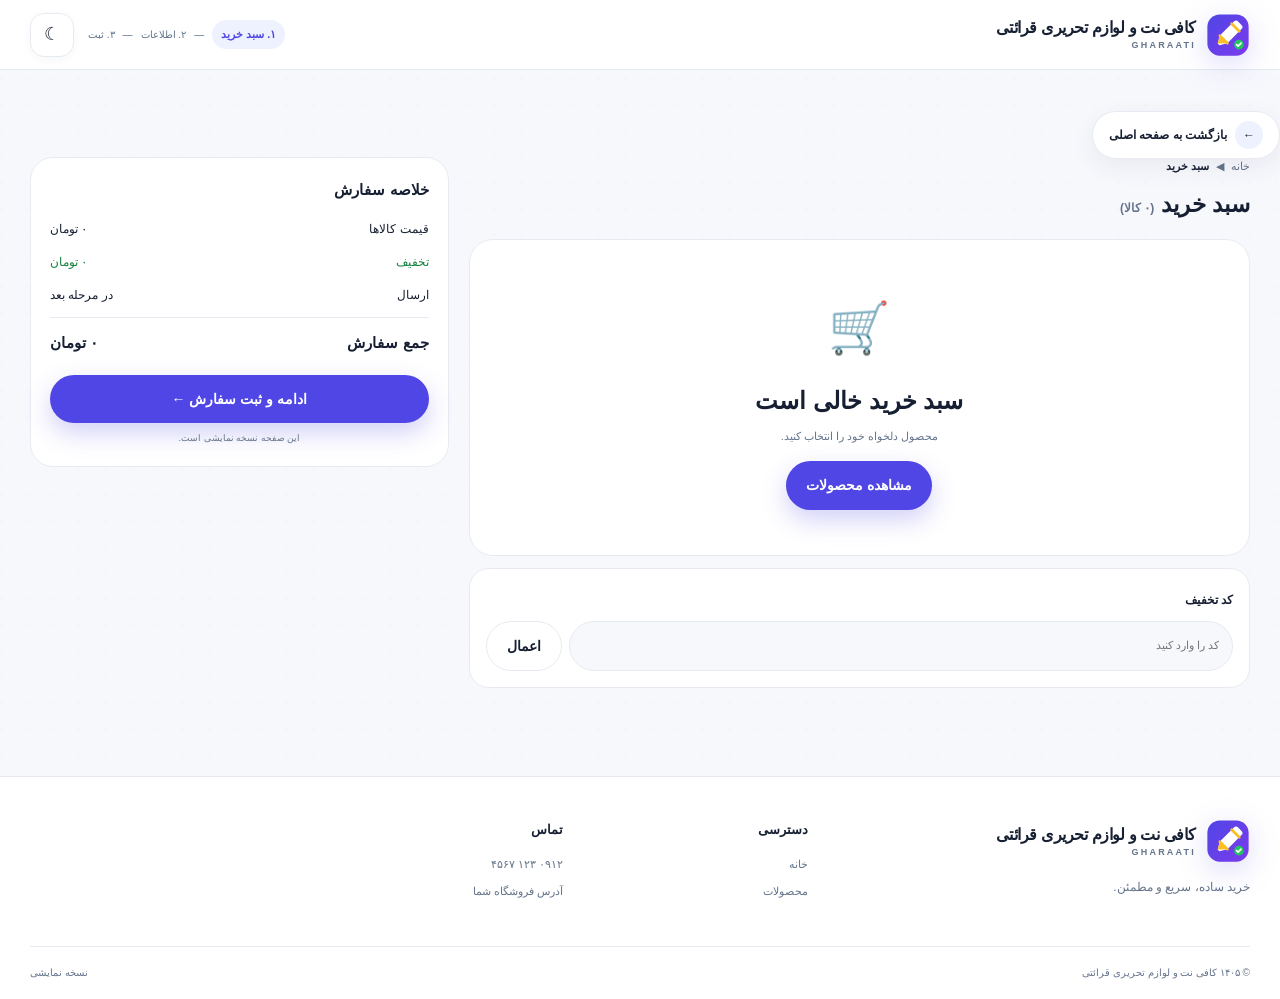
<file: cart.html>
<!doctype html>
<html lang="fa" dir="rtl">
<head>
  <meta charset="utf-8">
  <meta name="viewport" content="width=device-width,initial-scale=1,viewport-fit=cover">
  <title>سبد خرید | کافی نت و لوازم تحریری قرائتی</title>
  <meta name="description" content="سبد خرید و ثبت سفارش.">
  <meta name="theme-color" content="#4f46e5">
  <link rel="icon" href="assets/brand-mark.svg" type="image/svg+xml">
  <link rel="icon" href="data:image/svg+xml,%3Csvg xmlns='http://www.w3.org/2000/svg' viewBox='0 0 32 32'%3E%3Crect width='32' height='32' fill='%234f46e5'/%3E%3Ccircle cx='16' cy='16' r='8' fill='%23fbbf24'/%3E%3C/svg%3E">
  <link rel="stylesheet" href="css/style.css">
  <script>try{if(localStorage.getItem('gharaati_dark')==='1')document.documentElement.classList.add('dark')}catch(e){}</script>
</head>
<body>
  <div class="page-loader" aria-hidden="true"><div><div class="loader-mark"><img src="assets/brand-mark.svg" alt=""></div><div class="loader-line"></div></div></div>
  <div class="scroll-progress" id="scroll-progress"></div>
  <header class="header"><div class="container header-inner">
    <a class="logo" href="index.html"><img src="assets/brand-mark.svg" width="46" height="46" alt=""><span class="logo-text">کافی نت و لوازم تحریری قرائتی<small>GHARAATI</small></span></a>
    <div style="margin-right:auto;display:flex;align-items:center;gap:8px;font-size:10px;color:var(--muted)"><span class="badge badge-popular">۱. سبد خرید</span><span>—</span><span>۲. اطلاعات</span><span>—</span><span>۳. ثبت</span></div>
    <button class="icon-btn hide-mobile" data-dark aria-label="حالت شب">☾</button>
  </div></header>

  <main>
    <div class="container cart-layout">
      <section class="cart-main">
        <div class="breadcrumbs"><a href="index.html">خانه</a><span>◀</span><b>سبد خرید</b></div>
        <h1>سبد خرید <span style="font-size:12px;color:var(--muted)">(<span data-cart-count>۰</span> کالا)</span></h1>
        <div class="cart-items" id="cart-page-items"></div>
        <div class="coupon-box"><b style="font-size:12px">کد تخفیف</b><div class="coupon-row" style="margin-top:8px"><input placeholder="کد را وارد کنید"><button class="btn btn-light" type="button">اعمال</button></div></div>
      </section>

      <aside>
        <div class="cart-summary reveal">
          <h2>خلاصه سفارش</h2>
          <div class="summary-row"><span>قیمت کالاها</span><span id="cart-old">۰ تومان</span></div>
          <div class="summary-row" style="color:#15803d"><span>تخفیف</span><span id="cart-discount">۰ تومان</span></div>
          <div class="summary-row"><span>ارسال</span><span>در مرحله بعد</span></div>
          <div class="summary-row total"><span>جمع سفارش</span><span id="cart-total">۰ تومان</span></div>
          <button class="btn btn-primary" style="width:100%;margin-top:12px" data-checkout>ادامه و ثبت سفارش ←</button>
          <p style="font-size:9px;color:var(--muted);text-align:center;margin-top:8px">این صفحه نسخه نمایشی است.</p>
        </div>

        <form class="checkout-form" id="checkout-form" onsubmit="return false">
          <h2 style="font-size:15px;margin-bottom:12px">اطلاعات ارسال</h2>
          <div class="form-grid">
            <input type="text" placeholder="نام و نام خانوادگی" required>
            <input type="tel" placeholder="شماره موبایل" required>
            <input class="full" type="text" placeholder="آدرس کامل" required>
            <input type="text" placeholder="کد پستی">
            <select><option>استان را انتخاب کنید</option><option>تهران</option><option>فارس</option><option>خراسان رضوی</option></select>
            <button class="btn btn-primary full" type="button" data-demo-submit>ثبت سفارش نمایشی</button>
          </div>
        </form>
      </aside>
    </div>
  </main>

  <footer class="footer"><div class="container"><div class="footer-grid"><div class="footer-brand"><a class="logo" href="index.html"><img src="assets/brand-mark.svg" width="46" height="46" alt=""><span class="logo-text">کافی نت و لوازم تحریری قرائتی<small>GHARAATI</small></span></a><p>خرید ساده، سریع و مطمئن.</p></div><div><h4>دسترسی</h4><ul><li><a href="index.html">خانه</a></li><li><a href="category.html">محصولات</a></li></ul></div><div><h4>تماس</h4><ul><li>۰۹۱۲ ۱۲۳ ۴۵۶۷</li><li>آدرس فروشگاه شما</li></ul></div></div><div class="footer-bottom"><span>© ۱۴۰۵ کافی نت و لوازم تحریری قرائتی</span><span>نسخه نمایشی</span></div></div></footer>

  <nav class="bottom-nav"><a href="index.html"><i>⌂</i>خانه</a><a href="category.html"><i>▦</i>محصولات</a><a class="active" href="cart.html"><i>🛒</i>سبد</a><a href="index.html#contact"><i>☎</i>تماس</a></nav>
  <div class="toast" id="toast" role="status"></div>
  <script src="js/app.js" defer></script>
</body>
</html>
</file>
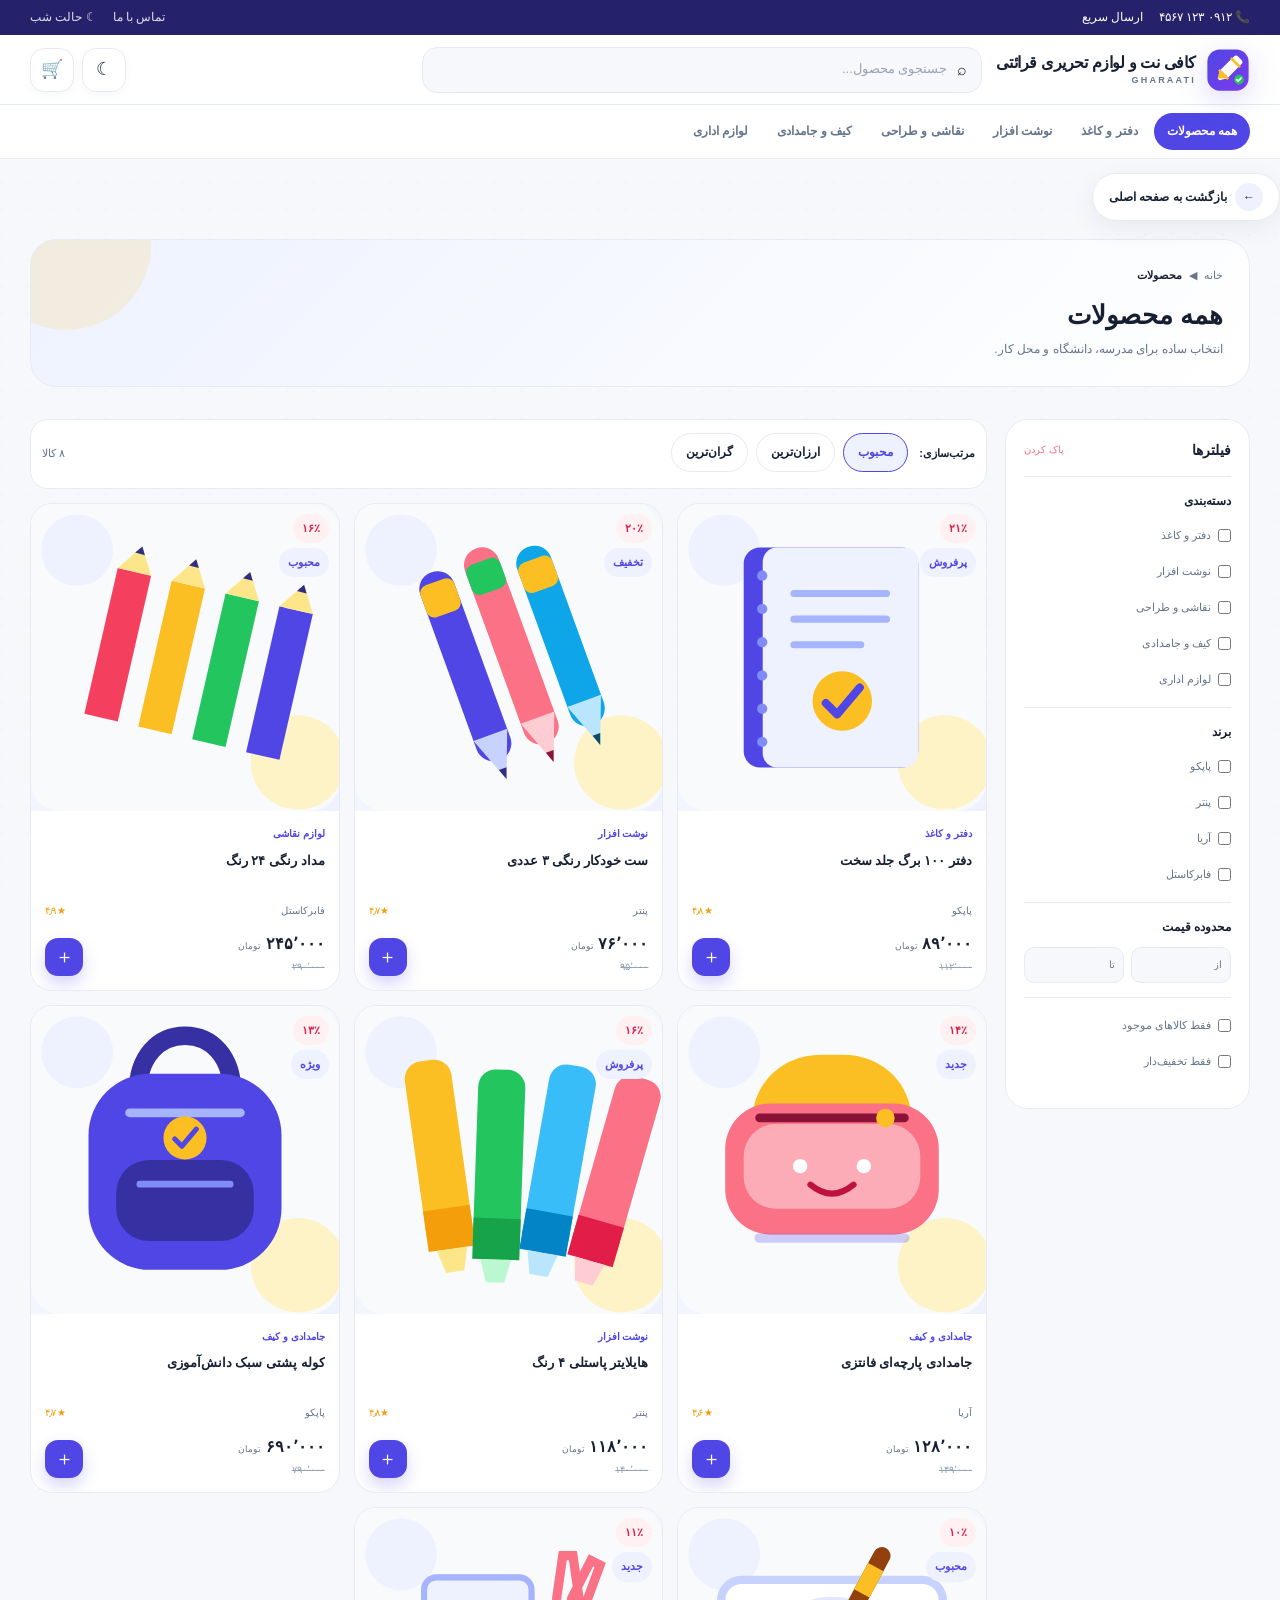
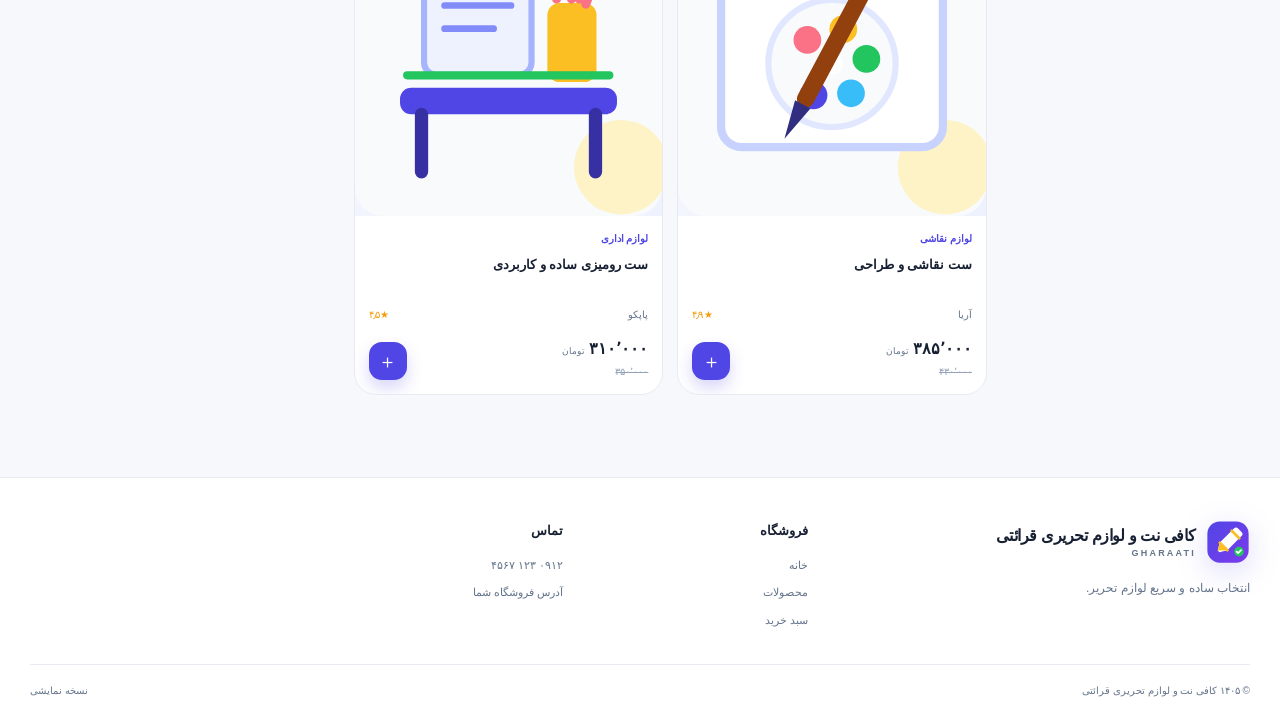
<file: category.html>
<!doctype html>
<html lang="fa" dir="rtl">
<head>
  <meta charset="utf-8">
  <meta name="viewport" content="width=device-width,initial-scale=1,viewport-fit=cover">
  <title>محصولات | کافی نت و لوازم تحریری قرائتی</title>
  <meta name="description" content="محصولات لوازم تحریر قرائتی">
  <meta name="theme-color" content="#4f46e5">
  <link rel="icon" href="assets/brand-mark.svg" type="image/svg+xml">
  <link rel="icon" href="data:image/svg+xml,%3Csvg xmlns='http://www.w3.org/2000/svg' viewBox='0 0 32 32'%3E%3Crect width='32' height='32' fill='%234f46e5'/%3E%3Ccircle cx='16' cy='16' r='8' fill='%23fbbf24'/%3E%3C/svg%3E">
  <link rel="stylesheet" href="css/style.css">
  <script>try{if(localStorage.getItem('gharaati_dark')==='1')document.documentElement.classList.add('dark')}catch(e){}</script>
</head>
<body>
  <div class="page-loader" aria-hidden="true"><div><div class="loader-mark"><img src="assets/brand-mark.svg" alt=""></div><div class="loader-line"></div></div></div>
  <div class="scroll-progress" id="scroll-progress"></div>
  <div class="topbar"><div class="container topbar-inner"><div class="topbar-group"><span>📞 ۰۹۱۲ ۱۲۳ ۴۵۶۷</span><span>ارسال سریع</span></div><div class="topbar-group"><a href="index.html#contact">تماس با ما</a><a href="#" data-dark>☾ حالت شب</a></div></div></div>

  <header class="header"><div class="container header-inner">
    <a class="logo" href="index.html"><img src="assets/brand-mark.svg" width="46" height="46" alt=""><span class="logo-text">کافی نت و لوازم تحریری قرائتی<small>GHARAATI</small></span></a>
    <div class="search-wrap"><label class="search-box"><span>⌕</span><input data-search type="search" placeholder="جستجوی محصول..." aria-label="جستجو"></label><div class="search-suggest"></div></div>
    <div class="header-actions"><button class="icon-btn hide-mobile" data-dark aria-label="حالت شب">☾</button><button class="icon-btn" data-drawer="cart" aria-label="سبد خرید">🛒<span class="count" data-cart-count style="display:none">۰</span></button><button class="icon-btn menu-btn" data-drawer="menu" aria-label="منو">☰</button></div>
  </div></header>
  <nav class="nav"><div class="container nav-inner"><a class="nav-cta" href="category.html">همه محصولات</a><a href="category.html?cat=دفتر%20و%20کاغذ">دفتر و کاغذ</a><a href="category.html?cat=نوشت%20افزار">نوشت افزار</a><a href="category.html?cat=لوازم%20نقاشی">نقاشی و طراحی</a><a href="category.html?cat=جامدادی%20و%20کیف">کیف و جامدادی</a><a href="category.html?cat=لوازم%20اداری">لوازم اداری</a></div></nav>
  <div class="mobile-search"><div class="container search-wrap"><label class="search-box"><span>⌕</span><input data-search type="search" placeholder="جستجوی محصول..." aria-label="جستجو"></label><div class="search-suggest"></div></div></div>

  <main>
    <section class="page-hero"><div class="container"><div class="page-banner reveal"><div class="breadcrumbs"><a href="index.html">خانه</a><span>◀</span><b>محصولات</b></div><h1 id="category-title">همه محصولات</h1><p>انتخاب ساده برای مدرسه، دانشگاه و محل کار.</p></div></div></section>
    <div class="container catalog-layout">
      <aside class="filters" id="filters">
        <div class="filter-head"><h2>فیلترها</h2><button type="button">پاک کردن</button></div>
        <div class="filter-group"><h3>دسته‌بندی</h3><div class="filter-options">
          <label><input data-cat-check type="checkbox" value="دفتر و کاغذ"> دفتر و کاغذ</label>
          <label><input data-cat-check type="checkbox" value="نوشت افزار"> نوشت افزار</label>
          <label><input data-cat-check type="checkbox" value="لوازم نقاشی"> نقاشی و طراحی</label>
          <label><input data-cat-check type="checkbox" value="جامدادی و کیف"> کیف و جامدادی</label>
          <label><input data-cat-check type="checkbox" value="لوازم اداری"> لوازم اداری</label>
        </div></div>
        <div class="filter-group"><h3>برند</h3><div class="filter-options"><label><input type="checkbox"> پاپکو</label><label><input type="checkbox"> پنتر</label><label><input type="checkbox"> آریا</label><label><input type="checkbox"> فابرکاستل</label></div></div>
        <div class="filter-group"><h3>محدوده قیمت</h3><div class="price-inputs"><input type="number" placeholder="از"><input type="number" placeholder="تا"></div></div>
        <div class="filter-group"><div class="filter-options"><label><input type="checkbox"> فقط کالاهای موجود</label><label><input type="checkbox"> فقط تخفیف‌دار</label></div></div>
      </aside>
      <section aria-label="فهرست محصولات">
        <div class="sort-bar">
          <button class="btn btn-light filter-toggle" style="padding:8px 12px" data-filter-toggle>فیلترها</button>
          <span>مرتب‌سازی:</span>
          <div class="filter-chips"><button class="chip active" data-sort="popular">محبوب</button><button class="chip" data-sort="cheap">ارزان‌ترین</button><button class="chip" data-sort="expensive">گران‌ترین</button></div>
          <span class="sort-count" id="catalog-count">۸ کالا</span>
        </div>
        <div class="products-grid catalog-products" id="products-category"></div>
      </section>
    </div>
  </main>

  <footer class="footer"><div class="container"><div class="footer-grid"><div class="footer-brand"><a class="logo" href="index.html"><img src="assets/brand-mark.svg" width="46" height="46" alt=""><span class="logo-text">کافی نت و لوازم تحریری قرائتی<small>GHARAATI</small></span></a><p>انتخاب ساده و سریع لوازم تحریر.</p></div><div><h4>فروشگاه</h4><ul><li><a href="index.html">خانه</a></li><li><a href="category.html">محصولات</a></li><li><a href="cart.html">سبد خرید</a></li></ul></div><div><h4>تماس</h4><ul><li>۰۹۱۲ ۱۲۳ ۴۵۶۷</li><li>آدرس فروشگاه شما</li></ul></div></div><div class="footer-bottom"><span>© ۱۴۰۵ کافی نت و لوازم تحریری قرائتی</span><span>نسخه نمایشی</span></div></div></footer>

  <nav class="bottom-nav"><a href="index.html"><i>⌂</i>خانه</a><a class="active" href="category.html"><i>▦</i>محصولات</a><a href="#" data-drawer="cart"><i>🛒</i>سبد</a><a href="index.html#contact"><i>☎</i>تماس</a></nav>
  <div class="drawer" id="cart-drawer"><div class="drawer-backdrop" data-close-drawer></div><aside class="drawer-panel"><div class="drawer-head"><b>سبد خرید (<span data-cart-count>۰</span>)</b><button data-close-drawer>✕</button></div><div class="drawer-body" id="cart-drawer-body"></div><div class="drawer-foot"><div class="summary-row total"><span>جمع:</span><b id="drawer-total">۰ تومان</b></div><a class="btn btn-primary" style="width:100%;margin-top:10px" href="cart.html">ادامه خرید</a></div></aside></div>
  <div class="drawer menu" id="menu-drawer"><div class="drawer-backdrop" data-close-drawer></div><aside class="drawer-panel"><div class="drawer-head"><b>منو</b><button data-close-drawer>✕</button></div><div class="drawer-body"><div class="menu-links"><a href="index.html">خانه</a><a href="category.html">محصولات</a><a href="cart.html">سبد خرید</a><button data-dark>حالت شب و روز</button></div></div></aside></div>
  <div class="toast" id="toast" role="status"></div>
  <script src="js/app.js" defer></script>
</body>
</html>
</file>
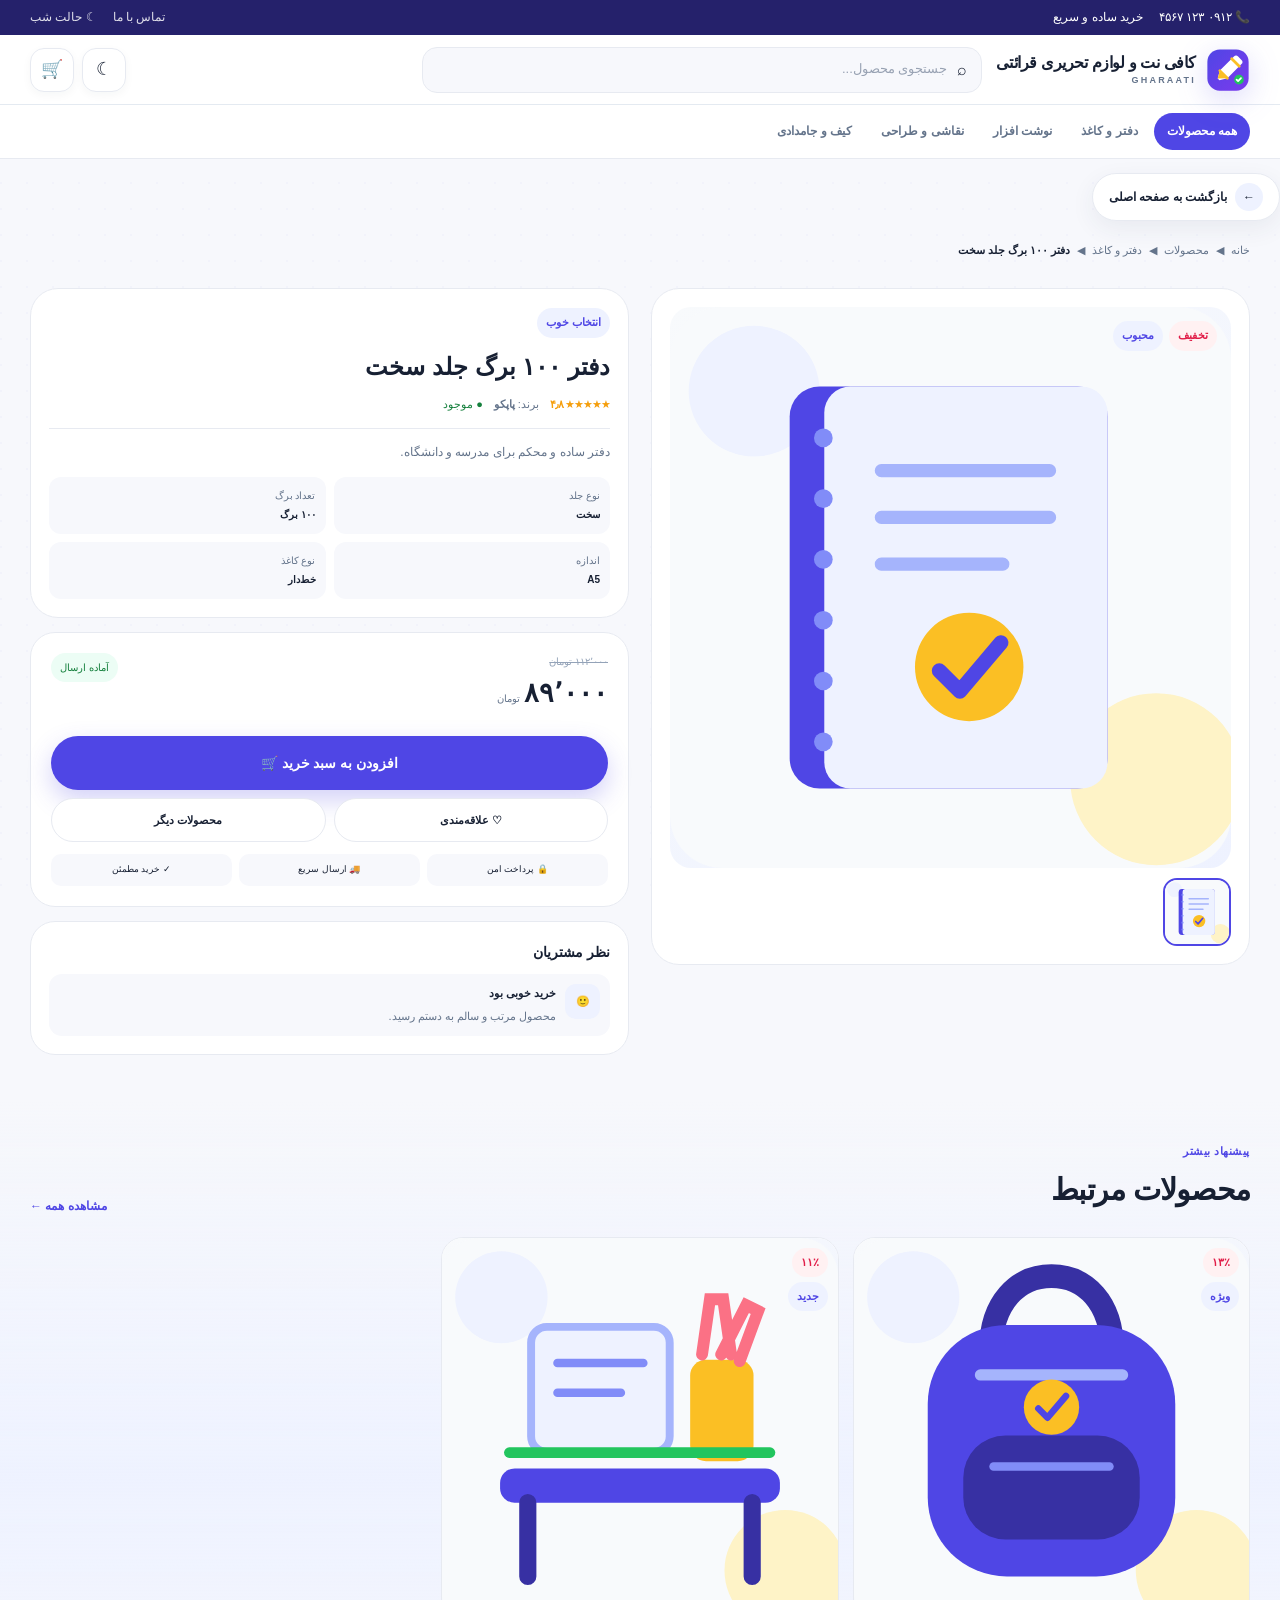
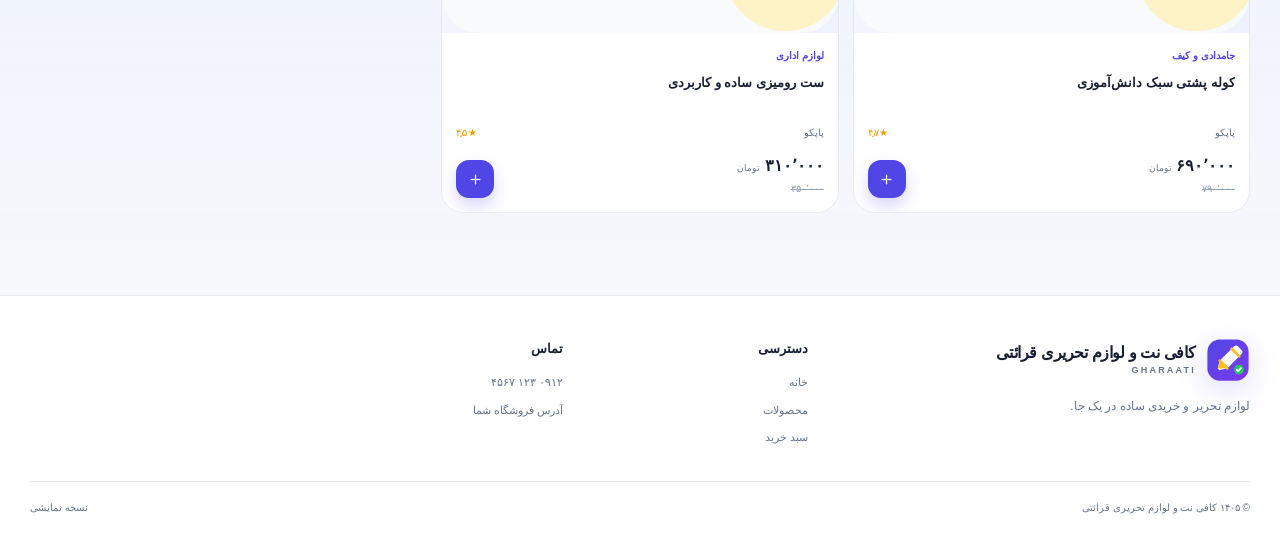
<file: product.html>
<!doctype html>
<html lang="fa" dir="rtl">
<head>
  <meta charset="utf-8">
  <meta name="viewport" content="width=device-width,initial-scale=1,viewport-fit=cover">
  <title>محصول | کافی نت و لوازم تحریری قرائتی</title>
  <meta name="description" content="مشاهده محصول و افزودن به سبد خرید.">
  <meta name="theme-color" content="#4f46e5">
  <link rel="icon" href="assets/brand-mark.svg" type="image/svg+xml">
  <link rel="icon" href="data:image/svg+xml,%3Csvg xmlns='http://www.w3.org/2000/svg' viewBox='0 0 32 32'%3E%3Crect width='32' height='32' fill='%234f46e5'/%3E%3Ccircle cx='16' cy='16' r='8' fill='%23fbbf24'/%3E%3C/svg%3E">
  <link rel="stylesheet" href="css/style.css">
  <script>try{if(localStorage.getItem('gharaati_dark')==='1')document.documentElement.classList.add('dark')}catch(e){}</script>
</head>
<body>
  <div class="page-loader" aria-hidden="true"><div><div class="loader-mark"><img src="assets/brand-mark.svg" alt=""></div><div class="loader-line"></div></div></div>
  <div class="scroll-progress" id="scroll-progress"></div>
  <div class="topbar"><div class="container topbar-inner"><div class="topbar-group"><span>📞 ۰۹۱۲ ۱۲۳ ۴۵۶۷</span><span>خرید ساده و سریع</span></div><div class="topbar-group"><a href="index.html#contact">تماس با ما</a><a href="#" data-dark>☾ حالت شب</a></div></div></div>
  <header class="header"><div class="container header-inner">
    <a class="logo" href="index.html"><img src="assets/brand-mark.svg" width="46" height="46" alt=""><span class="logo-text">کافی نت و لوازم تحریری قرائتی<small>GHARAATI</small></span></a>
    <div class="search-wrap"><label class="search-box"><span>⌕</span><input data-search type="search" placeholder="جستجوی محصول..." aria-label="جستجو"></label><div class="search-suggest"></div></div>
    <div class="header-actions"><button class="icon-btn hide-mobile" data-dark aria-label="حالت شب">☾</button><button class="icon-btn" data-drawer="cart" aria-label="سبد خرید">🛒<span class="count" data-cart-count style="display:none">۰</span></button><button class="icon-btn menu-btn" data-drawer="menu" aria-label="منو">☰</button></div>
  </div></header>
  <nav class="nav"><div class="container nav-inner"><a class="nav-cta" href="category.html">همه محصولات</a><a href="category.html?cat=دفتر%20و%20کاغذ">دفتر و کاغذ</a><a href="category.html?cat=نوشت%20افزار">نوشت افزار</a><a href="category.html?cat=لوازم%20نقاشی">نقاشی و طراحی</a><a href="category.html?cat=جامدادی%20و%20کیف">کیف و جامدادی</a></div></nav>
  <div class="mobile-search"><div class="container search-wrap"><label class="search-box"><span>⌕</span><input data-search type="search" placeholder="جستجوی محصول..." aria-label="جستجو"></label><div class="search-suggest"></div></div></div>

  <main id="product-page">
    <div class="container" style="padding-top:20px"><div class="breadcrumbs"><a href="index.html">خانه</a><span>◀</span><a href="category.html">محصولات</a><span>◀</span><a href="category.html" id="product-cat">دسته‌بندی</a><span>◀</span><b id="product-short">محصول</b></div></div>
    <div class="container product-layout">
      <section class="gallery reveal" aria-label="تصاویر محصول">
        <div class="gallery-main"><img id="product-image" src="assets/products/notebook.svg" width="600" height="600" alt="محصول"><div class="gallery-badges"><span class="badge badge-sale">تخفیف</span><span class="badge badge-popular">محبوب</span></div></div>
        <div class="gallery-thumbs" id="product-thumbs"></div>
      </section>

      <div class="product-info">
        <section class="product-detail-card reveal">
          <span class="badge badge-popular">انتخاب خوب</span>
          <h1 id="product-title">عنوان محصول</h1>
          <div class="product-detail-meta"><span class="stars">★★★★★ <b id="product-rating">۴.۸</b></span><span>برند: <b id="product-brand">برند</b></span><span style="color:#15803d">● موجود</span></div>
          <p id="product-desc" style="font-size:12px;color:var(--muted);margin-top:13px">توضیح کوتاه محصول.</p>
          <ul class="spec-list" id="product-specs"></ul>
        </section>

        <section class="purchase-box reveal reveal-delay-1">
          <div class="purchase-top"><div class="purchase-price"><span class="old-price" id="product-old"></span><b id="product-price">۰</b> <small>تومان</small></div><span class="stock">آماده ارسال</span></div>
          <button class="btn btn-primary" style="width:100%;padding:15px;margin-top:18px" data-main-product data-add="1">افزودن به سبد خرید 🛒</button>
          <div style="display:grid;grid-template-columns:1fr 1fr;gap:8px;margin-top:8px"><button class="btn btn-light" style="padding:10px;font-size:11px" data-current-wish data-wish="1">♡ علاقه‌مندی</button><a class="btn btn-light" style="padding:10px;font-size:11px" href="category.html">محصولات دیگر</a></div>
          <div class="product-assurance"><span>🔒 پرداخت امن</span><span>🚚 ارسال سریع</span><span>✓ خرید مطمئن</span></div>
        </section>

        <section class="reviews reveal"><h2>نظر مشتریان</h2><div class="review"><span class="review-avatar">🙂</span><div><b>خرید خوبی بود</b><p style="color:var(--muted);margin-top:3px">محصول مرتب و سالم به دستم رسید.</p></div></div></section>
      </div>
    </div>

    <section class="section section-soft"><div class="container"><div class="section-head"><div><div class="section-kicker">پیشنهاد بیشتر</div><h2 class="section-title">محصولات مرتبط</h2></div><a class="section-link" href="category.html">مشاهده همه ←</a></div><div class="products-grid catalog-products" id="products-related"></div></div></section>
  </main>

  <footer class="footer"><div class="container"><div class="footer-grid"><div class="footer-brand"><a class="logo" href="index.html"><img src="assets/brand-mark.svg" width="46" height="46" alt=""><span class="logo-text">کافی نت و لوازم تحریری قرائتی<small>GHARAATI</small></span></a><p>لوازم تحریر و خریدی ساده در یک جا.</p></div><div><h4>دسترسی</h4><ul><li><a href="index.html">خانه</a></li><li><a href="category.html">محصولات</a></li><li><a href="cart.html">سبد خرید</a></li></ul></div><div><h4>تماس</h4><ul><li>۰۹۱۲ ۱۲۳ ۴۵۶۷</li><li>آدرس فروشگاه شما</li></ul></div></div><div class="footer-bottom"><span>© ۱۴۰۵ کافی نت و لوازم تحریری قرائتی</span><span>نسخه نمایشی</span></div></div></footer>

  <nav class="bottom-nav"><a href="index.html"><i>⌂</i>خانه</a><a class="active" href="category.html"><i>▦</i>محصولات</a><a href="#" data-drawer="cart"><i>🛒</i>سبد</a><a href="index.html#contact"><i>☎</i>تماس</a></nav>
  <div class="drawer" id="cart-drawer"><div class="drawer-backdrop" data-close-drawer></div><aside class="drawer-panel"><div class="drawer-head"><b>سبد خرید (<span data-cart-count>۰</span>)</b><button data-close-drawer>✕</button></div><div class="drawer-body" id="cart-drawer-body"></div><div class="drawer-foot"><div class="summary-row total"><span>جمع:</span><b id="drawer-total">۰ تومان</b></div><a class="btn btn-primary" style="width:100%;margin-top:10px" href="cart.html">ادامه خرید</a></div></aside></div>
  <div class="drawer menu" id="menu-drawer"><div class="drawer-backdrop" data-close-drawer></div><aside class="drawer-panel"><div class="drawer-head"><b>منو</b><button data-close-drawer>✕</button></div><div class="drawer-body"><div class="menu-links"><a href="index.html">خانه</a><a href="category.html">محصولات</a><a href="cart.html">سبد خرید</a><button data-dark>حالت شب و روز</button></div></div></aside></div>
  <div class="toast" id="toast" role="status"></div>
  <script src="js/app.js" defer></script>
</body>
</html>
</file>
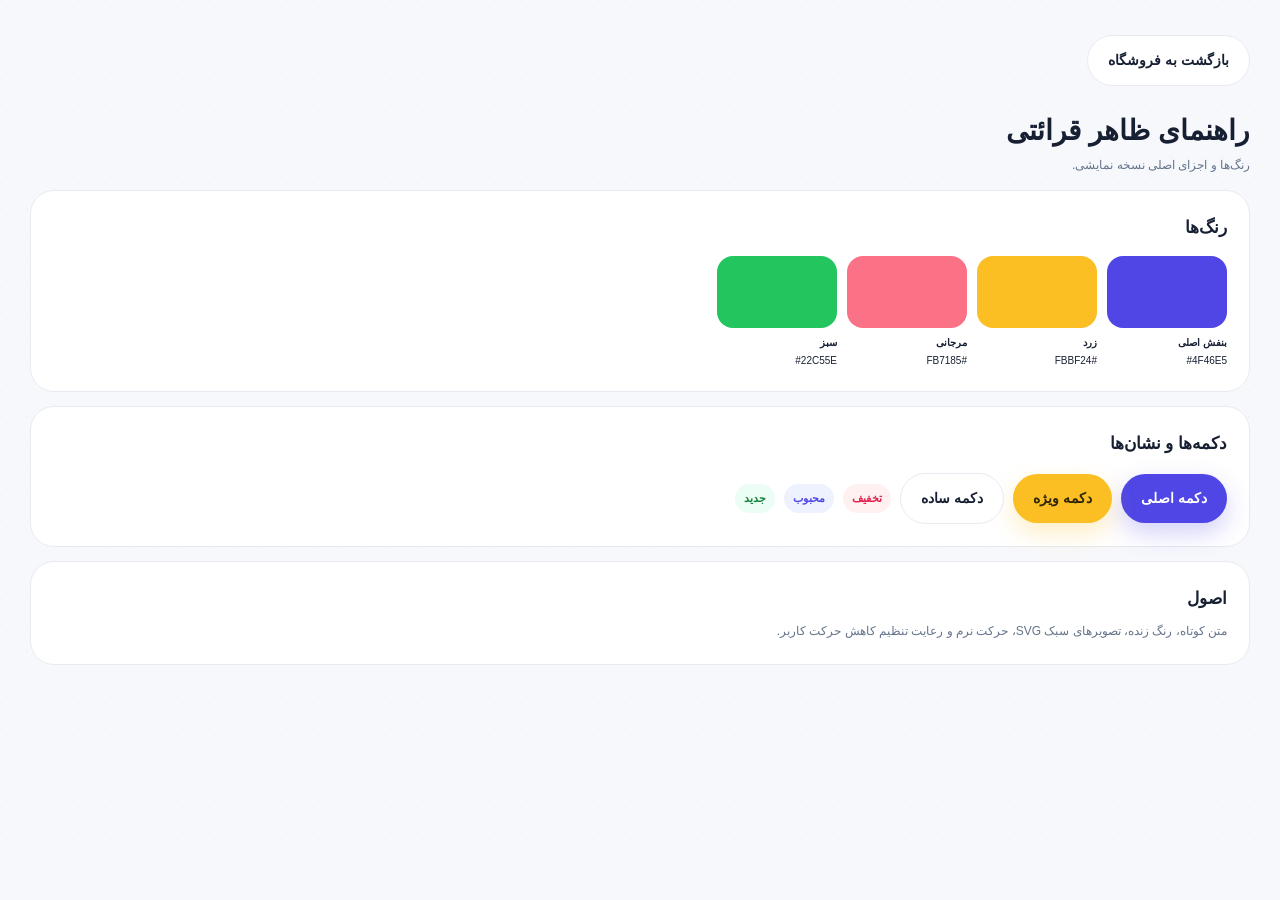
<file: style-guide.html>
<!doctype html>
<html lang="fa" dir="rtl">
<head>
  <meta charset="utf-8">
  <meta name="viewport" content="width=device-width,initial-scale=1">
  <title>راهنمای ظاهر | کافی نت و لوازم تحریری قرائتی</title>
  <link rel="icon" href="assets/brand-mark.svg" type="image/svg+xml">
  <link rel="icon" href="data:image/svg+xml,%3Csvg xmlns='http://www.w3.org/2000/svg' viewBox='0 0 32 32'%3E%3Crect width='32' height='32' fill='%234f46e5'/%3E%3Ccircle cx='16' cy='16' r='8' fill='%23fbbf24'/%3E%3C/svg%3E">
  <link rel="stylesheet" href="css/style.css">
  <style>.guide{padding:35px 0}.guide-card{background:var(--card);border:1px solid var(--line);border-radius:24px;padding:22px;margin-top:14px}.swatches{display:flex;gap:10px;flex-wrap:wrap;margin-top:14px}.swatch{width:120px}.swatch i{display:block;height:72px;border-radius:16px;margin-bottom:6px}.swatch b,.swatch small{display:block;font-size:10px}.components{display:flex;gap:9px;align-items:center;flex-wrap:wrap;margin-top:14px}</style>
</head>
<body>
  <main class="container guide">
    <a class="btn btn-light" href="index.html">بازگشت به فروشگاه</a>
    <h1 style="margin-top:20px;font-size:28px">راهنمای ظاهر قرائتی</h1>
    <p style="color:var(--muted);font-size:12px">رنگ‌ها و اجزای اصلی نسخه نمایشی.</p>
    <section class="guide-card"><h2 style="font-size:17px">رنگ‌ها</h2><div class="swatches"><div class="swatch"><i style="background:#4f46e5"></i><b>بنفش اصلی</b><small>#4F46E5</small></div><div class="swatch"><i style="background:#fbbf24"></i><b>زرد</b><small>#FBBF24</small></div><div class="swatch"><i style="background:#fb7185"></i><b>مرجانی</b><small>#FB7185</small></div><div class="swatch"><i style="background:#22c55e"></i><b>سبز</b><small>#22C55E</small></div></div></section>
    <section class="guide-card"><h2 style="font-size:17px">دکمه‌ها و نشان‌ها</h2><div class="components"><button class="btn btn-primary">دکمه اصلی</button><button class="btn btn-accent">دکمه ویژه</button><button class="btn btn-light">دکمه ساده</button><span class="badge badge-sale">تخفیف</span><span class="badge badge-popular">محبوب</span><span class="badge badge-new">جدید</span></div></section>
    <section class="guide-card"><h2 style="font-size:17px">اصول</h2><p style="font-size:12px;color:var(--muted);margin-top:8px">متن کوتاه، رنگ زنده، تصویرهای سبک SVG، حرکت نرم و رعایت تنظیم کاهش حرکت کاربر.</p></section>
  </main>
  <script>document.documentElement.classList.add('ready')</script>
</body>
</html>
</file>
<file: css/style.css>
/* Gharaati — Optimized Mobile + Reel Gallery + Persistent Theme Toggle */
:root {
  --primary:#4f46e5;
  --primary-dark:#3730a3;
  --primary-soft:#eef2ff;
  --accent:#fbbf24;
  --coral:#fb7185;
  --mint:#22c55e;
  --sky:#38bdf8;
  --ink:#172033;
  --muted:#64748b;
  --line:#e7eaf1;
  --paper:#f7f8fc;
  --card:#fff;
  --shadow-sm:0 8px 24px rgba(45,53,90,.07);
  --shadow:0 18px 50px rgba(45,53,90,.12);
  --radius-sm:14px;
  --radius:22px;
  --radius-lg:32px;
  --header-h:70px;
  --bottom-nav-h:64px;
}
html.dark {
  --ink:#f1f5ff;
  --muted:#9aa5be;
  --line:#2a3246;
  --paper:#0e1220;
  --card:#1a2032;
  --primary-soft:#242848;
  --shadow-sm:0 8px 24px rgba(0,0,0,.25);
  --shadow:0 18px 50px rgba(0,0,0,.4);
}
*{box-sizing:border-box;margin:0;padding:0}
html{scroll-behavior:smooth;scroll-padding-top:calc(var(--header-h) + 56px)}
body{font-family:Tahoma,"Segoe UI",Arial,sans-serif;background:var(--paper);color:var(--ink);line-height:1.75;direction:rtl;overflow-x:hidden;-webkit-font-smoothing:antialiased;-webkit-tap-highlight-color:transparent}
body::before{content:"";position:fixed;inset:0;pointer-events:none;opacity:.38;background-image:radial-gradient(circle at 1px 1px,rgba(79,70,229,.07) 1px,transparent 0);background-size:26px 26px;z-index:-2}
a{text-decoration:none;color:inherit}
img{max-width:100%;display:block}
button,input,select{font:inherit;color:inherit}
button{border:0;background:none;cursor:pointer;-webkit-tap-highlight-color:transparent}
input,select{outline:0}
.container{width:min(1220px,calc(100% - 32px));margin-inline:auto}
.skip-link{position:fixed;right:16px;top:-80px;background:var(--ink);color:var(--card);padding:10px 16px;border-radius:12px;z-index:1000}.skip-link:focus{top:14px}

/* Loaders */
.page-loader{position:fixed;inset:0;background:var(--paper);z-index:999;display:grid;place-items:center;transition:opacity .35s ease,visibility .35s ease}
html.ready .page-loader{opacity:0;visibility:hidden}
.loader-mark{width:58px;height:58px;animation:loaderBounce .7s cubic-bezier(.2,.8,.2,1) infinite alternate}.loader-mark img{width:100%;height:100%}
.loader-line{width:94px;height:4px;background:var(--line);border-radius:99px;margin-top:14px;overflow:hidden}.loader-line::after{content:"";display:block;width:45%;height:100%;background:var(--accent);border-radius:inherit;animation:loaderLine .8s ease-in-out infinite alternate}
.scroll-progress{height:3px;position:fixed;right:0;top:0;background:linear-gradient(90deg,var(--accent),var(--coral),var(--primary));width:0;z-index:500;box-shadow:0 1px 8px rgba(79,70,229,.35)}

/* Buttons */
.btn{display:inline-flex;align-items:center;justify-content:center;gap:8px;padding:12px 20px;border-radius:999px;font-size:14px;font-weight:800;white-space:nowrap;transition:transform .2s ease,box-shadow .2s ease,background .2s ease,border-color .2s ease;min-height:44px}
.btn:hover{transform:translateY(-2px)}
.btn-primary{background:var(--primary);color:#fff;box-shadow:0 10px 25px rgba(79,70,229,.25)}
.btn-primary:hover{background:var(--primary-dark)}
.btn-accent{background:var(--accent);color:#2d2608;box-shadow:0 10px 24px rgba(251,191,36,.26)}
.btn-light{background:var(--card);border:1px solid var(--line);color:var(--ink)}
.btn-light:hover{border-color:var(--primary);color:var(--primary)}
.badge{display:inline-flex;align-items:center;gap:5px;padding:5px 9px;border-radius:999px;font-size:11px;font-weight:800}
.badge-sale{background:#fff1f2;color:#e11d48}.badge-new{background:#ecfdf5;color:#15803d}.badge-popular{background:var(--primary-soft);color:var(--primary)}

/* === HEADER + PERSISTENT THEME TOGGLE === */
.topbar{background:#25216b;color:#fff;font-size:12px;padding:7px 0;position:relative;z-index:101}
.topbar-inner{display:flex;justify-content:space-between;gap:18px;align-items:center;flex-wrap:wrap}.topbar-group{display:flex;gap:16px;align-items:center}.topbar a{opacity:.86;transition:.2s}.topbar a:hover{opacity:1}
.header{height:var(--header-h);position:sticky;top:0;z-index:100;background:rgba(255,255,255,.92);border-bottom:1px solid rgba(226,232,240,.9);backdrop-filter:blur(18px);-webkit-backdrop-filter:blur(18px)}
html.dark .header{background:rgba(22,28,44,.92);border-color:var(--line)}
.header-inner{height:100%;display:flex;align-items:center;gap:14px}
.logo{display:flex;align-items:center;gap:10px;flex-shrink:0}.logo img{width:44px;height:44px;filter:drop-shadow(0 8px 15px rgba(79,70,229,.2))}.logo-text{font-weight:950;font-size:16px;line-height:1.4;letter-spacing:-.4px}.logo-text small{display:block;color:var(--muted);font-size:9px;letter-spacing:2.2px;font-weight:700;direction:ltr;text-align:right}
.search-wrap{position:relative;flex:1;max-width:560px}.search-box{height:46px;display:flex;align-items:center;gap:10px;background:var(--paper);border:1px solid var(--line);border-radius:15px;padding:0 14px;transition:.2s}.search-box:focus-within{background:var(--card);border-color:var(--primary);box-shadow:0 0 0 4px rgba(79,70,229,.11)}.search-box input{border:0;background:transparent;flex:1;min-width:0;font-size:13px}.search-box input::placeholder{color:#98a2b3}
.search-suggest{position:absolute;top:54px;right:0;left:0;padding:10px;background:var(--card);border:1px solid var(--line);border-radius:18px;box-shadow:var(--shadow);display:none;z-index:30}.search-suggest.active{display:block;animation:fadeUp .22s ease}.suggest-item{display:flex;align-items:center;gap:10px;padding:9px;border-radius:12px;transition:.2s}.suggest-item:hover{background:var(--paper)}.suggest-item img{width:46px;height:46px;border-radius:11px;object-fit:cover}.suggest-item b{display:block;font-size:12px}.suggest-item span{font-size:11px;color:var(--muted)}
.header-actions{margin-right:auto;display:flex;gap:8px;align-items:center;flex-shrink:0}

/* Persistent Theme Toggle — ALWAYS VISIBLE */
.icon-btn{width:44px;height:44px;border-radius:14px;background:var(--card);border:1px solid var(--line);display:grid;place-items:center;position:relative;transition:.22s;box-shadow:0 3px 10px rgba(30,41,59,.04);flex:0 0 auto;font-size:18px}
.icon-btn:hover{border-color:var(--primary);background:var(--primary-soft);transform:translateY(-1px)}
.icon-btn .count{position:absolute;left:-5px;top:-5px;min-width:19px;height:19px;border-radius:999px;background:var(--coral);color:#fff;font-size:10px;display:grid;place-items:center;border:2px solid var(--card);padding:0 4px;font-weight:900}
.theme-toggle{width:44px;height:44px;border-radius:14px;background:var(--card);border:1px solid var(--line);display:grid;place-items:center;position:relative;transition:.25s;box-shadow:0 3px 12px rgba(30,41,59,.06);overflow:hidden}
.theme-toggle:hover{border-color:var(--primary);transform:translateY(-1px)}
.theme-toggle .icon-sun,.theme-toggle .icon-moon{position:absolute;transition:transform .4s cubic-bezier(.34,1.56,.64,1), opacity .3s ease;font-size:18px}
html:not(.dark) .theme-toggle .icon-sun{transform:scale(0) rotate(90deg);opacity:0}
html:not(.dark) .theme-toggle .icon-moon{transform:scale(1) rotate(0);opacity:1}
html.dark .theme-toggle .icon-moon{transform:scale(0) rotate(-90deg);opacity:0}
html.dark .theme-toggle .icon-sun{transform:scale(1) rotate(0);opacity:1}
.theme-toggle.active-pop{animation:themePop .4s ease}

/* Floating persistent theme button — available all time */
.theme-fab-wrap{position:fixed;left:16px;bottom:calc(var(--bottom-nav-h) + 16px);z-index:449;pointer-events:none}
.theme-fab{pointer-events:auto;width:52px;height:52px;border-radius:18px;background:var(--card);border:1px solid var(--line);box-shadow:0 10px 30px rgba(15,23,42,.14), 0 2px 8px rgba(15,23,42,.08);display:grid;place-items:center;font-size:20px;transition:transform .25s ease, box-shadow .25s ease, background .25s ease;backdrop-filter:blur(12px)}
.theme-fab:hover{transform:translateY(-2px) scale(1.03);box-shadow:0 14px 36px rgba(15,23,42,.18)}
html.dark .theme-fab{background:#222b42;border-color:#2f3a56}
.theme-fab .fab-icon{transition:transform .35s cubic-bezier(.34,1.56,.64,1)}
.theme-fab:active{transform:scale(.96)}
@media(min-width:821px){
  .theme-fab-wrap{bottom:24px;left:24px}
}

.menu-btn{display:none}
.nav{position:sticky;top:var(--header-h);z-index:90;background:var(--card);border-bottom:1px solid var(--line);backdrop-filter:blur(12px)}
.nav-inner{display:flex;align-items:center;gap:3px;overflow:auto;scrollbar-width:none;padding:8px 0}.nav-inner::-webkit-scrollbar{display:none}.nav a{white-space:nowrap;padding:8px 13px;border-radius:999px;font-size:12px;font-weight:700;color:var(--muted);transition:.2s;min-height:34px;display:inline-flex;align-items:center}.nav a:hover,.nav a.active{background:var(--primary-soft);color:var(--primary)}.nav .nav-cta{background:var(--primary);color:#fff}
.mobile-search{display:none}

/* === BACK TO HOME (بازگشت به صفحه اصلی) === */
.back-home-bar{position:sticky;top:calc(var(--header-h) + 41px);z-index:85;margin:14px 0 0;display:flex;justify-content:flex-start}
.back-home-link{display:inline-flex;align-items:center;gap:8px;padding:9px 16px;border-radius:999px;background:var(--card);border:1px solid var(--line);box-shadow:var(--shadow-sm);font-size:12px;font-weight:800;color:var(--ink);transition:.22s}
.back-home-link:hover{transform:translateY(-2px);border-color:var(--primary);color:var(--primary);box-shadow:var(--shadow)}
.back-home-link i{width:28px;height:28px;border-radius:999px;background:var(--primary-soft);display:grid;place-items:center;font-style:normal;transition:.2s}
.back-home-pill-floating{position:fixed;right:16px;bottom:calc(var(--bottom-nav-h) + 16px);z-index:448;display:none}
.back-home-pill-floating a{display:inline-flex;align-items:center;gap:8px;padding:12px 18px;border-radius:999px;background:var(--ink);color:var(--card);font-size:12px;font-weight:800;box-shadow:0 12px 32px rgba(0,0,0,.22);transition:.22s}
.back-home-pill-floating a:hover{transform:translateY(-2px)}
@media(max-width:820px){
  .back-home-bar{top:calc(var(--header-h) + 0px);margin:10px 0 4px}
  .back-home-pill-floating{display:flex}
}

/* Hero */
.hero{padding:22px 0 14px}.hero-shell{min-height:500px;position:relative;overflow:hidden;border-radius:36px;background:linear-gradient(130deg,#312e81 0%,#4f46e5 54%,#7c3aed 100%);color:#fff;display:grid;grid-template-columns:1.08fr .92fr;isolation:isolate;box-shadow:0 25px 70px rgba(55,48,163,.22)}
.hero-shell::before{content:"";position:absolute;width:420px;height:420px;border-radius:50%;background:rgba(251,191,36,.18);filter:blur(4px);right:-180px;top:-240px;z-index:-1}.hero-shell::after{content:"";position:absolute;width:360px;height:360px;border-radius:50%;border:80px solid rgba(255,255,255,.055);left:-120px;bottom:-205px;z-index:-1}
.hero-copy{padding:54px 54px 48px;display:flex;flex-direction:column;justify-content:center;position:relative;z-index:2}.eyebrow{display:inline-flex;align-items:center;gap:7px;width:max-content;padding:6px 12px;border-radius:99px;background:rgba(255,255,255,.13);border:1px solid rgba(255,255,255,.19);font-size:12px;font-weight:800;margin-bottom:16px}.hero h1{font-size:clamp(32px,4.4vw,56px);line-height:1.22;letter-spacing:-2.2px;margin-bottom:14px;font-weight:950}.hero h1 em{font-style:normal;color:var(--accent);position:relative}.hero h1 em::after{content:"";position:absolute;height:8px;right:0;left:0;bottom:1px;background:var(--coral);opacity:.5;border-radius:99px;z-index:-1}.hero-copy>p{font-size:15px;max-width:540px;opacity:.84;margin-bottom:22px}.hero-actions{display:flex;gap:10px;flex-wrap:wrap}.hero .btn-light{background:rgba(255,255,255,.11);border-color:rgba(255,255,255,.22);color:#fff;backdrop-filter:blur(8px)}
.hero-points{display:flex;gap:18px;flex-wrap:wrap;margin-top:22px;font-size:12px;opacity:.82}.hero-points span::before{content:"✓";width:18px;height:18px;display:inline-grid;place-items:center;border-radius:50%;background:rgba(34,197,94,.23);color:#86efac;margin-left:6px}
.hero-visual{position:relative;display:grid;place-items:center;min-width:0}.hero-art{width:min(104%,620px);height:auto;position:relative;z-index:2;filter:drop-shadow(0 20px 40px rgba(20,15,80,.12));animation:heroFloat 6s ease-in-out infinite}.float-note{position:absolute;z-index:3;padding:10px 13px;border-radius:16px;background:rgba(255,255,255,.9);color:#24204d;box-shadow:0 14px 35px rgba(20,15,80,.2);font-size:11px;font-weight:800;backdrop-filter:blur(8px);animation:noteFloat 4.2s ease-in-out infinite}.float-note strong{display:block;font-size:17px;color:var(--primary)}.float-note.one{right:5%;top:16%}.float-note.two{left:8%;bottom:15%;animation-delay:-1.8s}.float-dot{position:absolute;border-radius:50%;background:var(--accent);box-shadow:0 0 0 10px rgba(251,191,36,.12)}.float-dot.a{width:13px;height:13px;left:14%;top:18%}.float-dot.b{width:9px;height:9px;right:17%;bottom:17%;background:var(--coral)}

.quick-strip{margin-top:16px;display:grid;grid-template-columns:repeat(4,1fr);gap:10px}.quick-item{background:var(--card);border:1px solid var(--line);border-radius:18px;padding:13px 14px;display:flex;align-items:center;gap:10px;box-shadow:var(--shadow-sm)}.quick-icon{width:38px;height:38px;border-radius:12px;display:grid;place-items:center;font-size:19px;background:var(--primary-soft)}.quick-item b{display:block;font-size:12px}.quick-item small{color:var(--muted);font-size:10px}

/* Sections */
.section{padding:42px 0}.section-soft{background:linear-gradient(180deg,transparent,var(--primary-soft),transparent)}.section-head{display:flex;justify-content:space-between;align-items:flex-end;gap:16px;margin-bottom:20px}.section-kicker{font-size:11px;color:var(--primary);font-weight:900;letter-spacing:.5px;margin-bottom:3px}.section-title{font-size:clamp(21px,2.4vw,30px);font-weight:950;letter-spacing:-.8px}.section-desc{font-size:12px;color:var(--muted);margin-top:3px}.section-link{font-size:12px;font-weight:800;color:var(--primary);white-space:nowrap}.section-link:hover{color:var(--primary-dark)}
.filter-chips{display:flex;gap:8px;overflow:auto;scrollbar-width:none;padding:2px 1px 5px}.filter-chips::-webkit-scrollbar{display:none}.chip{padding:8px 14px;border-radius:999px;border:1px solid var(--line);background:var(--card);white-space:nowrap;font-size:12px;font-weight:700;transition:.2s;min-height:36px}.chip:hover,.chip.active{border-color:var(--primary);color:var(--primary);background:var(--primary-soft)}

/* === LOCATION GALLERY — INSTAGRAM REEL FORMAT (9:16) + 2 COLUMNS MOBILE === */
.location-gallery{padding-top:28px;padding-bottom:18px}
.gallery-grid{display:grid;grid-template-columns:repeat(4,1fr);gap:14px}
.gallery-item{position:relative;border-radius:20px;overflow:hidden;background:var(--card);box-shadow:0 8px 22px rgba(45,53,90,.08);transition:transform .32s ease, box-shadow .32s ease;aspect-ratio:9 / 16;cursor:pointer;isolation:isolate;border:1px solid var(--line)}
.gallery-item:hover{transform:translateY(-6px);box-shadow:0 18px 40px rgba(45,53,90,.18)}
.gallery-item img{width:100%;height:100%;object-fit:cover;display:block;transition:transform .65s ease}
.gallery-item:hover img{transform:scale(1.08)}
.gallery-item::after{content:"";position:absolute;inset:0;background:linear-gradient(180deg, transparent 35%, rgba(15,23,42,.06) 65%, rgba(15,23,42,.48) 100%);opacity:1;transition:opacity .3s ease;pointer-events:none}
.gallery-item::before{content:"";position:absolute;top:10px;right:10px;width:28px;height:28px;border-radius:999px;background:rgba(0,0,0,.28);backdrop-filter:blur(6px);border:1px solid rgba(255,255,255,.18);z-index:2;pointer-events:none}
.gallery-item::before{content:"▶";display:grid;place-items:center;color:#fff;font-size:11px}
/* Reel-style info overlay */
.gallery-item .reel-meta{position:absolute;bottom:0;left:0;right:0;padding:12px 12px 10px;z-index:3;color:#fff;display:flex;flex-direction:column;gap:2px}
.gallery-item .reel-meta b{font-size:11px;font-weight:800;text-shadow:0 1px 6px rgba(0,0,0,.35)}
.gallery-item .reel-meta span{font-size:10px;opacity:.86}

/* Products */
.products-grid{display:grid;grid-template-columns:repeat(4,1fr);gap:14px}.product-card{background:var(--card);border:1px solid var(--line);border-radius:22px;overflow:hidden;display:flex;flex-direction:column;position:relative;transition:.3s;min-width:0}.product-card:hover{transform:translateY(-5px);box-shadow:var(--shadow);border-color:transparent}.product-media{aspect-ratio:1/1;background:linear-gradient(145deg,#f8fafc,#eef2ff);position:relative;display:grid;place-items:center;overflow:hidden}.product-media img{width:100%;height:100%;object-fit:cover;transition:transform .45s ease}.product-card:hover .product-media img{transform:scale(1.045) rotate(-1deg)}.product-badges{position:absolute;top:10px;right:10px;display:flex;flex-direction:column;align-items:flex-start;gap:5px;z-index:2}.product-tools{position:absolute;top:10px;left:10px;display:grid;gap:6px;z-index:2;opacity:0;transform:translateX(-8px);transition:.25s}.product-card:hover .product-tools{opacity:1;transform:none}.product-tools button{width:34px;height:34px;border-radius:12px;background:rgba(255,255,255,.92);display:grid;place-items:center;box-shadow:0 7px 18px rgba(30,41,59,.12)}
.product-body{padding:14px;display:flex;flex-direction:column;gap:7px;flex:1}.product-cat{color:var(--primary);font-size:10px;font-weight:800}.product-title{font-size:13px;font-weight:800;line-height:1.7;min-height:45px;display:-webkit-box;-webkit-line-clamp:2;-webkit-box-orient:vertical;overflow:hidden}.product-meta{font-size:10px;color:var(--muted);display:flex;align-items:center;justify-content:space-between}.stars{color:#f59e0b;letter-spacing:-1px}.price-row{display:flex;align-items:flex-end;justify-content:space-between;gap:8px;margin-top:4px}.price b{font-size:16px}.price small{font-size:9px;color:var(--muted)}.old-price{display:block;font-size:10px;color:#94a3b8;text-decoration:line-through}.add-btn{width:38px;height:38px;border-radius:13px;background:var(--primary);color:#fff;display:grid;place-items:center;font-size:19px;transition:.2s;box-shadow:0 8px 16px rgba(79,70,229,.22)}.add-btn:hover{background:var(--primary-dark);transform:scale(1.06)}

/* Offer */
.offer-wrap{border-radius:32px;padding:26px;background:linear-gradient(135deg,#fb7185,#f43f5e);position:relative;overflow:hidden;box-shadow:0 18px 55px rgba(244,63,94,.2)}.offer-wrap::before{content:"";position:absolute;inset:0;background:radial-gradient(circle at 12% 20%,rgba(255,255,255,.24) 0 2px,transparent 3px);background-size:28px 28px;opacity:.35}.offer-head{position:relative;color:#fff;display:flex;align-items:center;justify-content:space-between;gap:14px;margin-bottom:18px;flex-wrap:wrap}.offer-title{font-size:24px;font-weight:950}.offer-title small{display:block;font-size:11px;font-weight:600;opacity:.8}.countdown{display:flex;gap:6px;direction:ltr}.countdown div{background:rgba(255,255,255,.16);border:1px solid rgba(255,255,255,.18);backdrop-filter:blur(7px);border-radius:12px;min-width:48px;padding:5px;text-align:center}.countdown b{display:block;font-size:17px;line-height:1.3}.countdown span{font-size:9px}.offer-products{position:relative;grid-template-columns:repeat(4,1fr)}.offer-products .product-card{border:0}

/* Promo */
.promo-grid{display:grid;grid-template-columns:1.2fr .8fr;gap:14px}.promo-card{min-height:265px;border-radius:30px;padding:30px;position:relative;overflow:hidden;display:flex;flex-direction:column;justify-content:center}.promo-card h3{font-size:25px;font-weight:950;line-height:1.4;max-width:55%;margin-bottom:8px}.promo-card p{font-size:12px;max-width:48%;opacity:.75;margin-bottom:17px}.promo-card .promo-graphic{position:absolute;left:5%;bottom:-2%;font-size:116px;filter:drop-shadow(0 18px 20px rgba(30,41,59,.16));transform:rotate(-7deg);transition:.35s}.promo-card:hover .promo-graphic{transform:rotate(-2deg) scale(1.05)}.promo-main{background:linear-gradient(135deg,#fef3c7,#fbbf24);color:#422006}.promo-side{background:linear-gradient(135deg,#dcfce7,#4ade80);color:#052e16}.promo-side h3{max-width:70%}.promo-side p{max-width:58%}

/* Audience / trust / CTA */
.audience-grid{display:grid;grid-template-columns:repeat(4,1fr);gap:13px}.audience-card{min-height:210px;border-radius:25px;padding:19px;color:#fff;display:flex;flex-direction:column;justify-content:flex-end;position:relative;overflow:hidden;transition:.28s}.audience-card:hover{transform:translateY(-5px)}.audience-card::after{content:"";position:absolute;width:150px;height:150px;border:36px solid rgba(255,255,255,.09);border-radius:50%;top:-78px;left:-70px}.audience-card .audience-icon{font-size:46px;position:absolute;top:18px;right:19px;transition:.3s}.audience-card:hover .audience-icon{transform:rotate(-8deg) scale(1.13)}.audience-card h3{font-size:17px;font-weight:950}.audience-card p{font-size:11px;opacity:.8}.audience-card.school{background:linear-gradient(135deg,#4f46e5,#818cf8)}.audience-card.uni{background:linear-gradient(135deg,#0891b2,#38bdf8)}.audience-card.office{background:linear-gradient(135deg,#0f766e,#34d399)}.audience-card.art{background:linear-gradient(135deg,#db2777,#fb7185)}
.trust-grid{display:grid;grid-template-columns:repeat(4,1fr);gap:12px}.trust-card{background:var(--card);border:1px solid var(--line);border-radius:22px;padding:19px;display:flex;gap:12px;align-items:center}.trust-card i{width:48px;height:48px;border-radius:16px;background:var(--primary-soft);display:grid;place-items:center;font-style:normal;font-size:23px;flex:0 0 auto}.trust-card b{display:block;font-size:13px}.trust-card p{font-size:10px;color:var(--muted)}
.cta-box{border-radius:34px;background:#171443;color:#fff;padding:38px 42px;position:relative;overflow:hidden;display:flex;justify-content:space-between;align-items:center;gap:20px}.cta-box::after{content:"✏️";position:absolute;left:8%;font-size:150px;opacity:.08;transform:rotate(-25deg)}.cta-copy{position:relative;z-index:2}.cta-box h2{font-size:27px;font-weight:950}.cta-box p{font-size:12px;opacity:.72;margin-top:4px}.cta-box .btn{position:relative;z-index:2}

/* Footer */
.footer{background:var(--card);border-top:1px solid var(--line);margin-top:40px;padding-top:42px}.footer-grid{display:grid;grid-template-columns:1.55fr .8fr .8fr 1.1fr;gap:36px;padding-bottom:34px}.footer-brand p{font-size:12px;color:var(--muted);margin:14px 0;max-width:430px}.socials{display:flex;gap:7px}.socials a{width:38px;height:38px;border-radius:12px;border:1px solid var(--line);display:grid;place-items:center;transition:.2s}.socials a:hover{background:var(--primary);color:#fff;border-color:var(--primary)}.footer h4{font-size:13px;margin-bottom:13px}.footer ul{list-style:none;display:grid;gap:8px}.footer li,.footer li a{font-size:11px;color:var(--muted)}.footer li a:hover{color:var(--primary)}.footer-bottom{border-top:1px solid var(--line);padding:17px 0;display:flex;justify-content:space-between;gap:14px;font-size:10px;color:var(--muted);flex-wrap:wrap}

/* Drawer / toast / bottom nav */
.drawer{position:fixed;inset:0;z-index:600;visibility:hidden;pointer-events:none}.drawer.active{visibility:visible;pointer-events:auto}.drawer-backdrop{position:absolute;inset:0;background:rgba(15,23,42,.48);opacity:0;transition:.25s;backdrop-filter:blur(3px)}.drawer.active .drawer-backdrop{opacity:1}.drawer-panel{position:absolute;top:0;bottom:0;left:0;width:min(410px,92%);background:var(--card);transform:translateX(-105%);transition:.32s cubic-bezier(.2,.8,.2,1);display:flex;flex-direction:column;box-shadow:var(--shadow)}.drawer.menu .drawer-panel{right:0;left:auto;transform:translateX(105%)}.drawer.active .drawer-panel{transform:none}.drawer-head{padding:18px;border-bottom:1px solid var(--line);display:flex;justify-content:space-between;align-items:center}.drawer-body{padding:16px;overflow:auto;flex:1}.drawer-foot{padding:16px;border-top:1px solid var(--line)}.drawer-cart-item{display:flex;gap:10px;padding:10px 0;border-bottom:1px solid var(--line)}.drawer-cart-item img{width:64px;height:64px;border-radius:13px}.drawer-cart-item h4{font-size:11px}.drawer-cart-item p{font-size:10px;color:var(--muted)}.summary-row{display:flex;justify-content:space-between;gap:10px;padding:6px 0;font-size:12px}.summary-row.total{font-size:15px;font-weight:900;border-top:1px solid var(--line);padding-top:12px;margin-top:5px}.menu-links{display:grid;gap:8px}.menu-links a,.menu-links button{padding:12px 13px;background:var(--paper);border-radius:13px;text-align:right;font-size:12px;font-weight:700;min-height:44px;display:flex;align-items:center}
.toast{position:fixed;bottom:26px;left:50%;transform:translate(-50%,30px);background:#171443;color:#fff;border-radius:15px;padding:11px 17px;font-size:12px;box-shadow:var(--shadow);z-index:700;opacity:0;pointer-events:none;transition:.25s;max-width:calc(100% - 32px);text-align:center}.toast.active{opacity:1;transform:translate(-50%,0)}.bottom-nav{display:none}

/* Breadcrumbs / catalog */
.page-hero{padding:18px 0 10px}.page-banner{border-radius:26px;padding:26px;background:linear-gradient(135deg,var(--primary-soft),#fff);border:1px solid var(--line);position:relative;overflow:hidden}.dark .page-banner{background:linear-gradient(135deg,var(--primary-soft),var(--card))}.page-banner::after{content:"";width:170px;height:170px;border-radius:50%;background:var(--accent);opacity:.14;position:absolute;left:-50px;top:-80px}.page-banner h1{font-size:26px;font-weight:950}.page-banner p{font-size:12px;color:var(--muted)}.breadcrumbs{display:flex;gap:7px;align-items:center;font-size:11px;color:var(--muted);margin-bottom:8px;flex-wrap:wrap}.breadcrumbs b{color:var(--ink)}
.catalog-layout{display:grid;grid-template-columns:245px 1fr;gap:18px;padding:22px 0 42px}.filters{background:var(--card);border:1px solid var(--line);border-radius:23px;padding:18px;height:max-content;position:sticky;top:calc(var(--header-h) + 54px)}.filter-head{display:flex;justify-content:space-between;align-items:center;margin-bottom:14px}.filter-head h2{font-size:14px}.filter-head button{font-size:10px;color:var(--coral)}.filter-group{border-top:1px solid var(--line);padding:14px 0}.filter-group h3{font-size:12px;margin-bottom:9px}.filter-options{display:grid;gap:8px}.filter-options label{display:flex;align-items:center;gap:7px;font-size:11px;color:var(--muted);cursor:pointer;min-height:28px}.filter-options input{accent-color:var(--primary)}.price-inputs{display:flex;gap:7px}.price-inputs input{width:100%;min-width:0;border:1px solid var(--line);background:var(--paper);border-radius:10px;padding:8px;font-size:10px}.sort-bar{background:var(--card);border:1px solid var(--line);border-radius:18px;padding:11px;display:flex;align-items:center;gap:10px;margin-bottom:14px;flex-wrap:wrap}.sort-bar>span{font-size:11px;font-weight:800;white-space:nowrap}.sort-count{margin-right:auto!important;color:var(--muted);font-weight:400!important}.filter-toggle{display:none}.catalog-products{grid-template-columns:repeat(3,1fr)}

/* Product page */
.product-layout{display:grid;grid-template-columns:1fr 1fr;gap:22px;padding:20px 0 45px;align-items:start}.gallery,.product-detail-card{background:var(--card);border:1px solid var(--line);border-radius:28px;padding:18px}.gallery-main{aspect-ratio:1;background:linear-gradient(145deg,#f8fafc,#eef2ff);border-radius:21px;overflow:hidden;position:relative}.gallery-main img{width:100%;height:100%;object-fit:cover}.gallery-badges{position:absolute;top:14px;right:14px;display:flex;gap:6px}.gallery-thumbs{display:flex;gap:8px;margin-top:10px;overflow:auto}.gallery-thumbs button{width:68px;height:68px;border:2px solid transparent;border-radius:14px;background:var(--paper);overflow:hidden;flex:0 0 auto}.gallery-thumbs button.active{border-color:var(--primary)}.gallery-thumbs img{width:100%;height:100%;object-fit:cover}.product-info{display:grid;gap:14px}.product-detail-card h1{font-size:24px;line-height:1.55;margin:10px 0;font-weight:950}.product-detail-meta{display:flex;gap:11px;flex-wrap:wrap;font-size:11px;color:var(--muted);padding-bottom:14px;border-bottom:1px solid var(--line)}.spec-list{list-style:none;display:grid;grid-template-columns:1fr 1fr;gap:8px;margin-top:14px}.spec-list li{background:var(--paper);border-radius:12px;padding:10px;font-size:10px}.spec-list span{display:block;color:var(--muted);margin-bottom:2px}.purchase-box{background:var(--card);border:1px solid var(--line);border-radius:25px;padding:20px}.purchase-top{display:flex;justify-content:space-between;align-items:flex-start}.purchase-price b{font-size:27px}.purchase-price small{font-size:10px;color:var(--muted)}.stock{font-size:10px;color:#15803d;background:#ecfdf5;padding:6px 9px;border-radius:99px}.qty{display:flex;align-items:center;gap:9px;margin:16px 0}.qty button{width:36px;height:36px;border:1px solid var(--line);background:var(--paper);border-radius:11px;font-size:17px}.qty b{min-width:25px;text-align:center}.product-assurance{display:grid;grid-template-columns:repeat(3,1fr);gap:7px;margin-top:12px}.product-assurance span{font-size:9px;text-align:center;background:var(--paper);padding:8px 5px;border-radius:10px}.reviews{background:var(--card);border:1px solid var(--line);border-radius:25px;padding:18px}.reviews h2{font-size:14px;margin-bottom:10px}.review{display:flex;gap:9px;padding:10px;background:var(--paper);border-radius:13px;font-size:11px}.review-avatar{width:35px;height:35px;border-radius:11px;background:var(--primary-soft);display:grid;place-items:center;flex:0 0 auto}

/* Cart */
.cart-layout{display:grid;grid-template-columns:1.4fr .75fr;gap:20px;padding:25px 0 48px;align-items:start}.cart-main h1{font-size:23px;margin-bottom:14px}.cart-items{display:grid;gap:10px}.cart-item{display:flex;gap:14px;background:var(--card);border:1px solid var(--line);padding:13px;border-radius:20px;align-items:center}.cart-item img{width:104px;height:104px;border-radius:16px;object-fit:cover}.cart-item-info{flex:1;min-width:0}.cart-item h3{font-size:13px}.cart-item p{font-size:10px;color:var(--muted)}.cart-item-row{display:flex;justify-content:space-between;align-items:center;gap:12px;margin-top:9px}.cart-summary{background:var(--card);border:1px solid var(--line);border-radius:23px;padding:19px;position:sticky;top:calc(var(--header-h) + 56px)}.cart-summary h2{font-size:15px;margin-bottom:10px}.coupon-box{background:var(--card);border:1px solid var(--line);border-radius:20px;padding:16px;margin-top:12px}.coupon-row{display:flex;gap:7px}.coupon-row input{flex:1;min-width:0;background:var(--paper);border:1px solid var(--line);border-radius:999px;padding:10px 13px;font-size:11px}.empty-state{text-align:center;background:var(--card);border:1px solid var(--line);padding:45px;border-radius:24px}.empty-state span{display:block;font-size:50px;margin-bottom:8px}
.checkout-form{display:none;background:var(--card);border:1px solid var(--line);border-radius:23px;padding:19px;margin-top:12px}.checkout-form.active{display:block;animation:fadeUp .3s ease}.form-grid{display:grid;grid-template-columns:1fr 1fr;gap:9px}.form-grid input,.form-grid select{border:1px solid var(--line);background:var(--paper);border-radius:11px;padding:11px;font-size:11px}.form-grid .full{grid-column:1/-1}

/* Scroll motion */
.reveal{opacity:0;transform:translateY(20px);transition:opacity .6s ease,transform .6s cubic-bezier(.2,.8,.2,1)}.reveal.in-view{opacity:1;transform:none}.reveal-delay-1{transition-delay:.07s}.reveal-delay-2{transition-delay:.14s}.reveal-delay-3{transition-delay:.21s}
@keyframes loaderBounce{to{transform:translateY(-7px) rotate(-3deg)}}
@keyframes loaderLine{from{transform:translateX(-120%)}to{transform:translateX(220%)}}
@keyframes fadeUp{from{opacity:0;transform:translateY(10px)}to{opacity:1;transform:none}}
@keyframes heroFloat{0%,100%{transform:translateY(0) rotate(-.4deg)}50%{transform:translateY(-10px) rotate(.5deg)}}
@keyframes noteFloat{0%,100%{transform:translateY(0)}50%{transform:translateY(-7px)}}
@keyframes cartPop{50%{transform:scale(1.25) rotate(-8deg)}}
@keyframes themePop{0%{transform:scale(1)}50%{transform:scale(1.18)}100%{transform:scale(1)}}
.cart-pop{animation:cartPop .35s ease}

/* Responsive */
@media(max-width:1050px){
  .logo-text{font-size:14px}
  .gallery-grid{grid-template-columns:repeat(3,1fr)}
  .products-grid{grid-template-columns:repeat(3,1fr)}
  .offer-products{grid-template-columns:repeat(3,1fr)}
  .footer-grid{grid-template-columns:1.3fr 1fr 1fr}
  .footer-grid>div:last-child{grid-column:1/-1}
  .catalog-products{grid-template-columns:repeat(2,1fr)}
}
@media(max-width:820px){
  .container{width:calc(100% - 20px)}
  .topbar{font-size:11px;padding:6px 0}
  .topbar-inner{gap:8px}
  .header{height:64px}
  :root{--header-h:64px}
  .header-inner{gap:8px}
  .logo img{width:38px;height:38px}.logo-text{font-size:12px}
  .search-wrap{display:none}
  .mobile-search{display:block;padding:10px 0 0}
  .mobile-search .search-wrap{display:block;max-width:none}
  .header-actions{gap:6px}
  .icon-btn,.theme-toggle{width:40px;height:40px;border-radius:13px;font-size:16px}
  .menu-btn{display:grid}
  .nav{top:var(--header-h)}
  .nav-inner{padding:8px 0;gap:4px}
  .hero{padding:12px 0 8px}
  .hero-shell{grid-template-columns:1fr;border-radius:28px;min-height:auto}
  .hero-copy{padding:24px 20px 18px}
  .hero h1{font-size:30px;letter-spacing:-1.2px;line-height:1.25}
  .hero-copy>p{font-size:13px}
  .hero-visual{min-height:280px;padding-bottom:10px}
  .hero-art{width:86%}
  .float-note{padding:8px 10px;border-radius:14px;font-size:10px}
  .float-note strong{font-size:14px}
  .quick-strip{grid-template-columns:repeat(2,1fr);gap:8px;margin-top:12px}
  .quick-item{padding:11px 12px;border-radius:16px}
  .quick-icon{width:34px;height:34px;font-size:17px}

  /* === GALLERY: 2 COLUMNS + REEL FORMAT MOBILE === */
  .gallery-grid{grid-template-columns:repeat(2,1fr);gap:10px}
  .gallery-item{border-radius:18px;aspect-ratio:9 / 16;box-shadow:0 6px 18px rgba(45,53,90,.08)}
  .gallery-item:hover{transform:none}
  .gallery-item .reel-meta{padding:10px 10px 8px}
  .gallery-item .reel-meta b{font-size:10px}
  .gallery-item .reel-meta span{font-size:9px}

  .section{padding:28px 0}
  .section-head{margin-bottom:16px}
  .products-grid,.offer-products,.catalog-products{grid-template-columns:repeat(2,1fr);gap:10px}
  .product-card{border-radius:18px}
  .product-body{padding:10px}
  .product-title{font-size:11.5px;min-height:38px}
  .product-meta{font-size:9px}
  .price b{font-size:13px}
  .add-btn{width:34px;height:34px}
  .product-tools{display:none}

  .offer-wrap{padding:16px 12px;border-radius:24px}
  .offer-head{align-items:flex-start;gap:10px}
  .offer-title{font-size:19px}
  .countdown div{min-width:42px}
  .promo-grid{grid-template-columns:1fr;gap:10px}
  .promo-card{min-height:190px;padding:22px;border-radius:24px}
  .promo-card h3{font-size:20px;max-width:62%}
  .promo-card p{max-width:62%;font-size:11px}
  .promo-card .promo-graphic{font-size:72px;left:2%}

  .audience-grid{grid-template-columns:repeat(2,1fr);gap:10px}
  .audience-card{min-height:150px;padding:14px;border-radius:20px}
  .audience-card h3{font-size:14px}
  .audience-card .audience-icon{font-size:36px;top:14px;right:14px}
  .trust-grid{grid-template-columns:repeat(2,1fr);gap:8px}
  .trust-card{padding:14px;border-radius:18px;flex-direction:column;text-align:center;gap:8px}
  .trust-card i{width:42px;height:42px;font-size:20px}

  .cta-box{display:block;padding:24px 20px;border-radius:26px}
  .cta-box h2{font-size:22px}
  .cta-box .btn{margin-top:14px;width:100%}

  .footer{padding-top:28px;margin-top:28px;padding-bottom:calc(var(--bottom-nav-h) + 10px)}
  .footer-grid{grid-template-columns:1fr;gap:22px;padding-bottom:22px}

  .catalog-layout{grid-template-columns:1fr;gap:14px;padding:14px 0 28px}
  .filters{position:fixed;inset:0;z-index:610;background:var(--card);border-radius:0;padding:20px;overflow:auto;transform:translateX(100%);transition:transform .32s cubic-bezier(.2,.8,.2,1);top:0}
  .filters.active{transform:none}
  .filter-toggle{display:inline-flex}
  .sort-bar{padding:10px;gap:8px;border-radius:16px}
  .sort-count{display:none}

  .product-layout{grid-template-columns:1fr;gap:14px;padding:12px 0 24px}
  .gallery,.product-detail-card{padding:14px;border-radius:22px}
  .product-detail-card h1{font-size:19px}
  .spec-list{grid-template-columns:1fr 1fr;gap:8px}

  .cart-layout{grid-template-columns:1fr;gap:14px;padding:16px 0 28px}
  .cart-summary{position:static}
  .cart-item{padding:12px;border-radius:18px;align-items:flex-start}
  .cart-item img{width:78px;height:78px;border-radius:14px}
  .form-grid{grid-template-columns:1fr}
  .form-grid .full{grid-column:auto}

  .bottom-nav{position:fixed;left:0;right:0;bottom:0;z-index:400;background:rgba(255,255,255,.94);border-top:1px solid var(--line);backdrop-filter:blur(18px);-webkit-backdrop-filter:blur(18px);display:grid;grid-template-columns:repeat(4,1fr);padding:6px 0 calc(6px + env(safe-area-inset-bottom));box-shadow:0 -8px 30px rgba(15,23,42,.06)}
  html.dark .bottom-nav{background:rgba(26,32,50,.94)}
  .bottom-nav a{display:flex;flex-direction:column;align-items:center;gap:2px;font-size:10px;font-weight:700;color:var(--muted);padding:4px;min-height:44px;justify-content:center;transition:.2s}
  .bottom-nav a i{font-style:normal;font-size:18px;width:28px;height:28px;display:grid;place-items:center;border-radius:10px;transition:.2s}
  .bottom-nav a.active{color:var(--primary)}
  .bottom-nav a.active i{background:var(--primary-soft)}
}

@media(max-width:380px){
  .container{width:calc(100% - 16px)}
  .gallery-grid{gap:8px}
  .gallery-item{border-radius:16px}
  .products-grid,.catalog-products{gap:8px}
  .quick-strip{gap:6px}
}

@media(prefers-reduced-motion:reduce){html{scroll-behavior:auto}*,*::before,*::after{animation-duration:.01ms!important;animation-iteration-count:1!important;transition-duration:.01ms!important}.reveal{opacity:1;transform:none}}
:focus-visible{outline:3px solid rgba(79,70,229,.35);outline-offset:3px}
</file>
